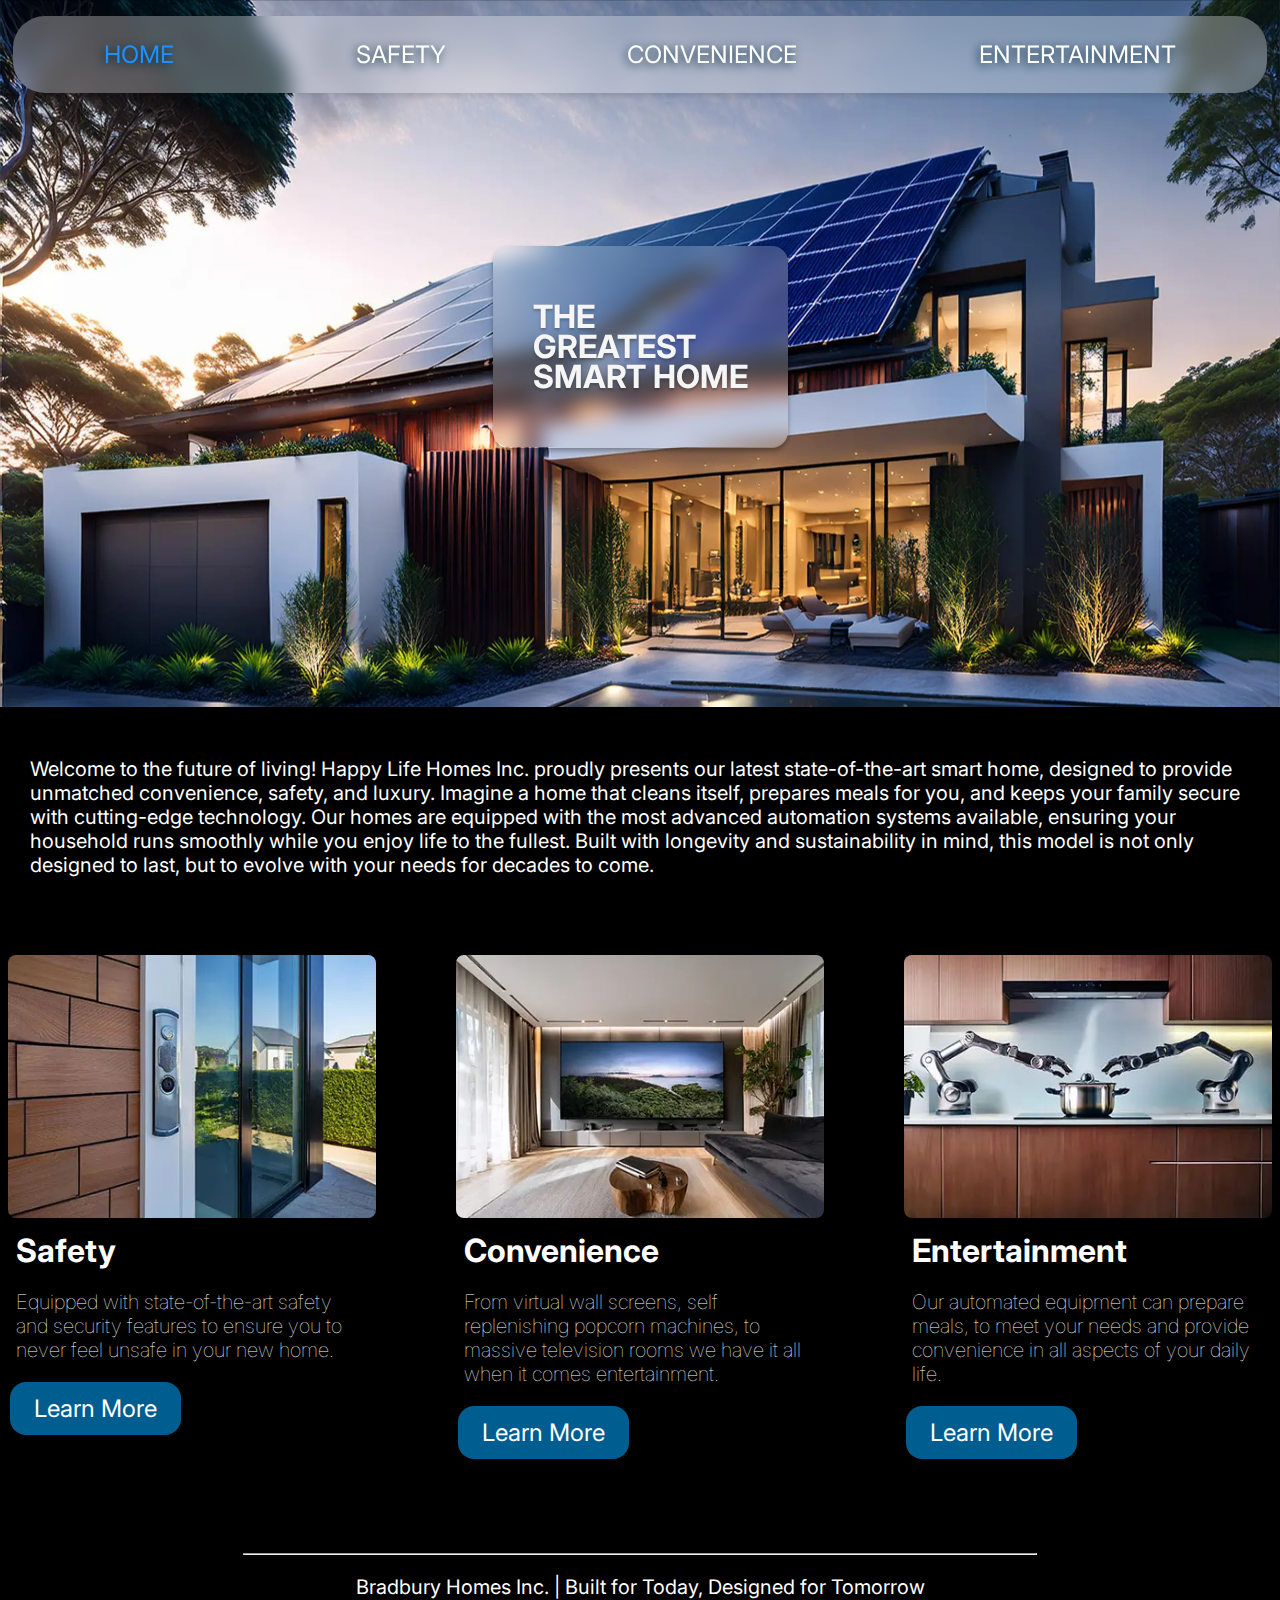
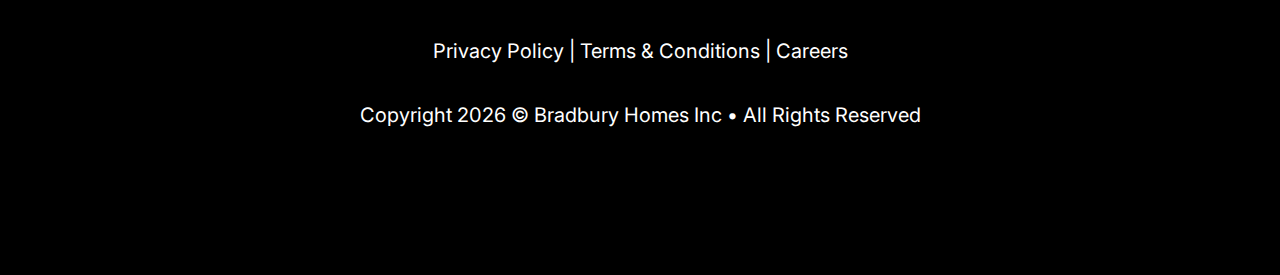
<file: index.html>
<!DOCTYPE html>
<html lang="en">

<head>
    <meta charset="UTF-8">
    <meta http-equiv="X-UA-Compatible" content="IE=edge">
    <meta name="viewport" content="width=device-width, initial-scale=1.0">
    <title>Happy Life Homes</title>
    <link rel="stylesheet" href="css/style.css">
    <link href="https://fonts.googleapis.com/css?family=Inter&display=swap" rel="stylesheet">
</head>

<body id="home">
    <header>
        <nav>
            <ul>
                <li><a class="active" href="/">Home</a></li>
                <li><a href="safety.html">Safety</a></li>
                <li><a href="convenience.html">Convenience</a></li>
                <li><a href="entertainment.html">Entertainment</a></li>
            </ul>
        </nav>
    </header>
    <figure id="hero" class="backdrop-blur">
        <article class="backdrop-blur">
            <h1>THE <br>
                GREATEST<br>
                SMART HOME</h1>
        </article>
    </figure>
    <main>
        <p class="description">Welcome to the future of living! Happy Life Homes Inc. proudly presents our latest
            state-of-the-art smart
            home, designed to provide unmatched convenience, safety, and luxury. Imagine a home that cleans itself,
            prepares meals for you, and keeps your family secure with cutting-edge technology. Our homes are equipped
            with the most advanced automation systems available, ensuring your household runs smoothly while you enjoy
            life to the fullest. Built with longevity and sustainability in mind, this model is not only designed to
            last, but to evolve with your needs for decades to come.</p>
        <div class="row thirds cards">
            <article>
                <img src="images/security.webp" alt="Placeeholder">
                <h2>Safety</h2>
                <p>Equipped with state-of-the-art safety and security features to ensure you to never feel unsafe in
                    your new home.</p>
                <a href="safety.html" class="button">Learn More</a>
            </article>
            <article>
                <img src="images/tv.webp" alt="Placeeholder">
                <h2>Convenience</h2>
                <p>From virtual wall screens, self replenishing popcorn machines, to massive television rooms we have it
                    all when it comes entertainment.</p>
                <a href="convenience.html" class="button">Learn More</a>
            </article>
            <article>
                <img src="images/stove-top.webp" alt="Placeeholder">
                <h2>Entertainment</h2>
                <p>Our automated equipment can prepare meals, to meet your needs and provide convenience in all aspects
                    of your daily life.</p>
                <a href="entertainment.html" class="button">Learn More</a>
            </article>
        </div>
    </main>
    <footer>
        <hr>
        <p>Bradbury Homes Inc. | Built for Today, Designed for Tomorrow</p>
        <p>Privacy Policy | Terms &amp; Conditions | Careers</p>
        <p>Copyright 2026 &copy; Bradbury Homes Inc • All Rights Reserved</p>
    </footer>
</body>

</html>
</file>
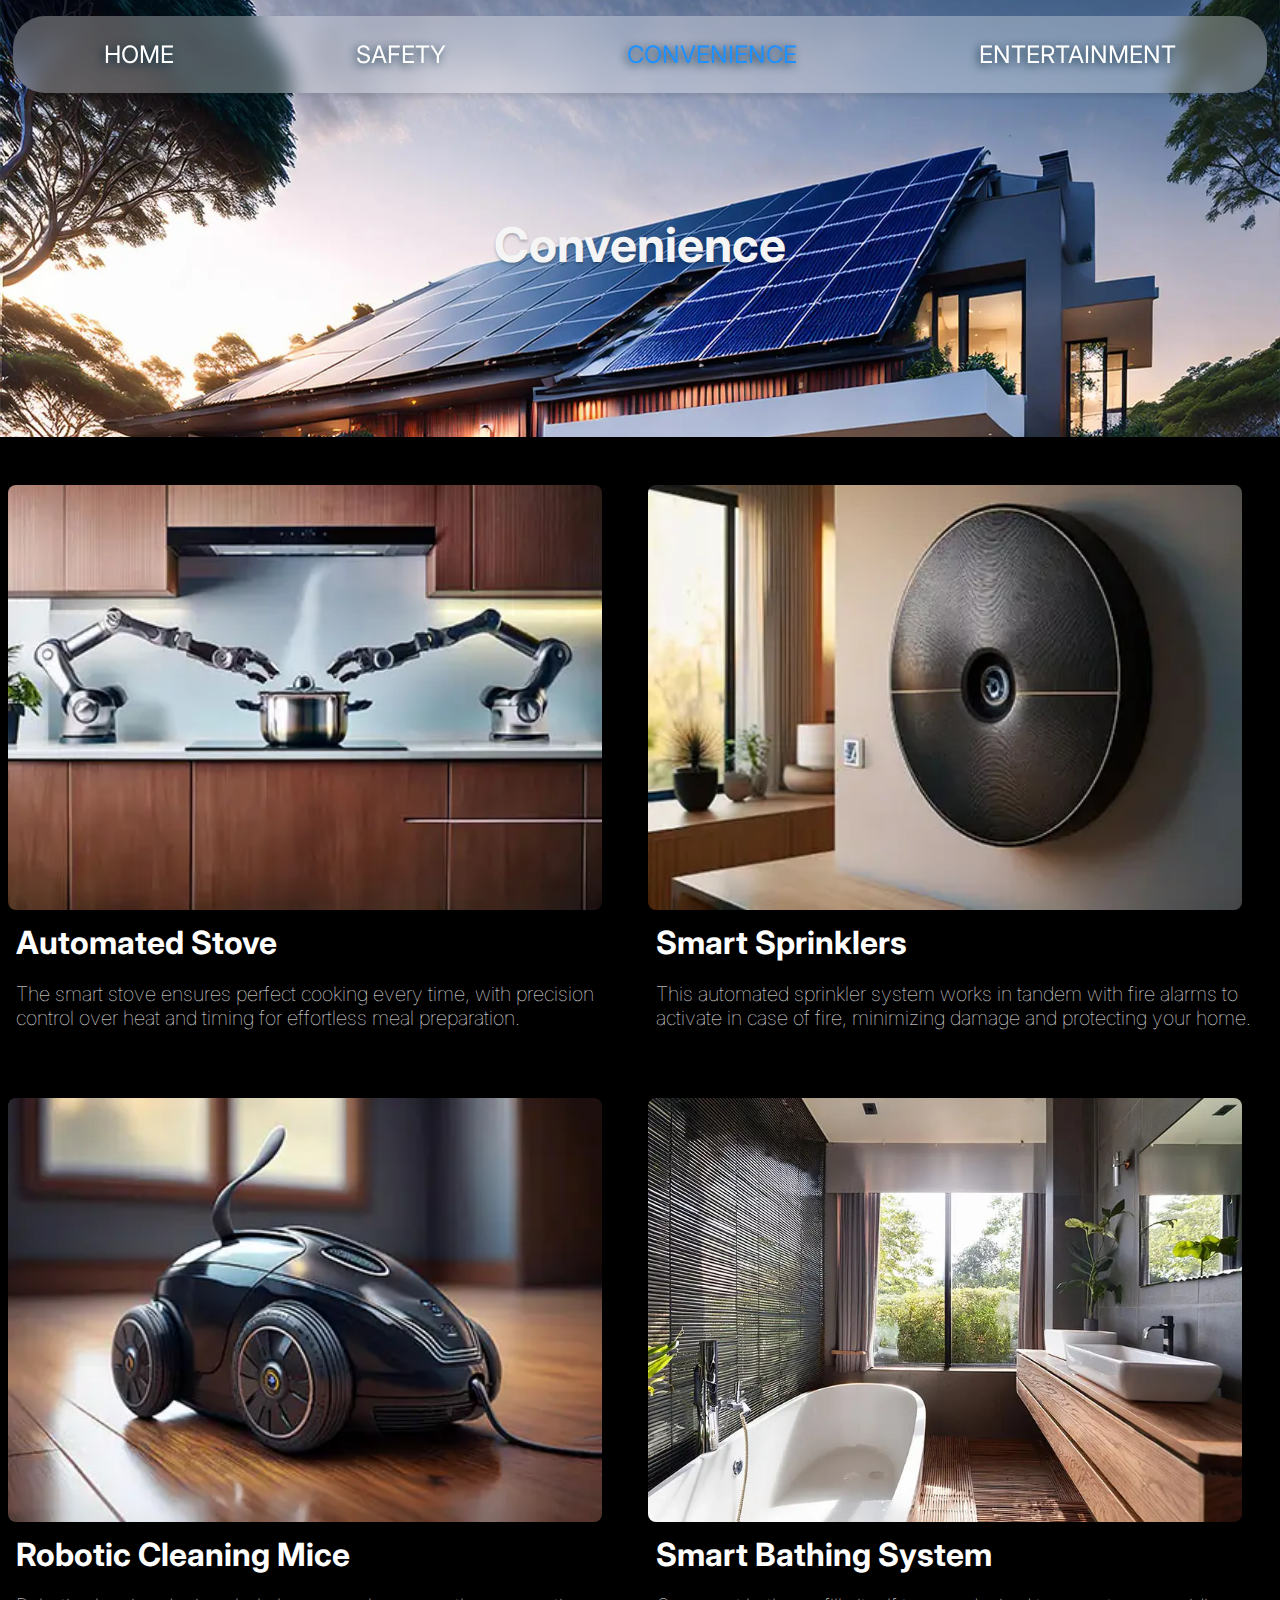
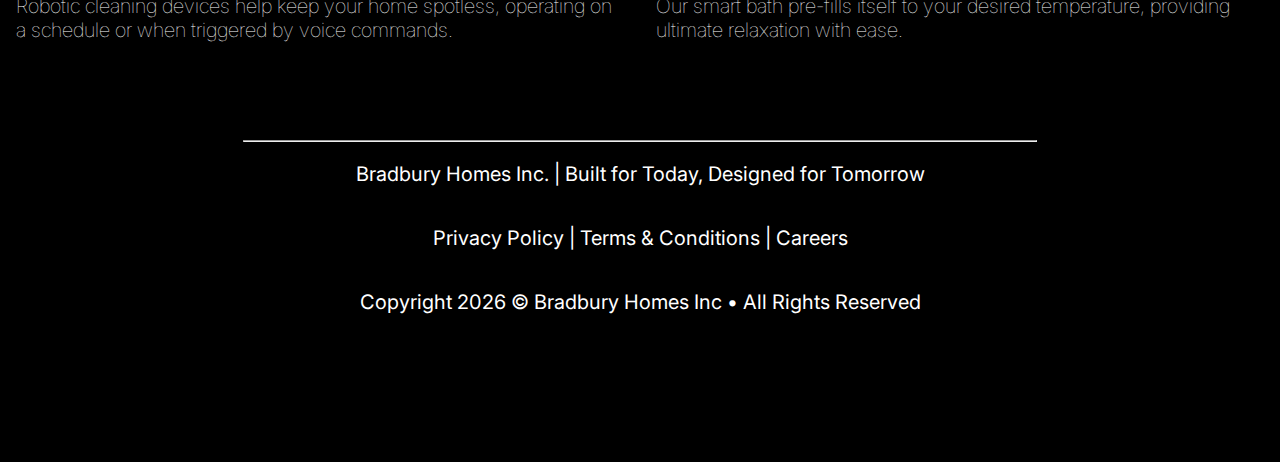
<file: convenience.html>
<!DOCTYPE html>
<html lang="en">

<head>
    <meta charset="UTF-8">
    <meta http-equiv="X-UA-Compatible" content="IE=edge">
    <meta name="viewport" content="width=device-width, initial-scale=1.0">
    <title>Convenience</title>
    <link rel="stylesheet" href="css/style.css">
    <link href="https://fonts.googleapis.com/css?family=Inter&display=swap" rel="stylesheet">
</head>

<body id="about">
    <header>
        <nav>
            <ul>
                <li><a href="/">Home</a></li>
                <li><a href="/safety.html">Safety</a></li>
                <li><a class="active" href="/convenience.html">Convenience</a></li>
                <li><a href="/entertainment.html">Entertainment</a></li>
            </ul>
        </nav>
    </header>
    <main>
        <section id="hero">
            <h1>Convenience</h1>
        </section>
        <div class="row split cards">
            <article>
                <img class="scaled-img" src="images/stove-top.webp" alt="Placeeholder">
                <h2>Automated Stove</h2>
                <p>The smart stove ensures perfect cooking every time, with precision control over heat and timing for
                    effortless meal preparation.</p>
            </article>
            <article>
                <img class="scaled-img" src="images/clock.webp" alt="Placeeholder">
                <h2>Smart Sprinklers</h2>
                <p>This automated sprinkler system works in tandem with fire alarms to activate in case of fire,
                    minimizing damage and protecting your home.</p>
            </article>
        </div>
        <div class="row split cards">
            <article>
                <img class="scaled-img" src="images/robotic-mouse.webp" alt="Placeeholder">
                <h2>Robotic Cleaning Mice</h2>
                <p>Robotic cleaning devices help keep your home spotless, operating on a schedule or when triggered by
                    voice commands.</p>
            </article>
            <article>
                <img class="scaled-img" src="images/bath.webp" alt="Placeeholder">
                <h2>Smart Bathing System</h2>
                <p>Our smart bath pre-fills itself to your desired temperature, providing ultimate relaxation with ease.
                </p>
            </article>
        </div>
    </main>
    <footer>
        <hr>
        <p>Bradbury Homes Inc. | Built for Today, Designed for Tomorrow</p>
        <p>Privacy Policy | Terms &amp; Conditions | Careers</p>
        <p>Copyright 2026 &copy; Bradbury Homes Inc • All Rights Reserved</p>
    </footer>
</body>

</html>
</file>
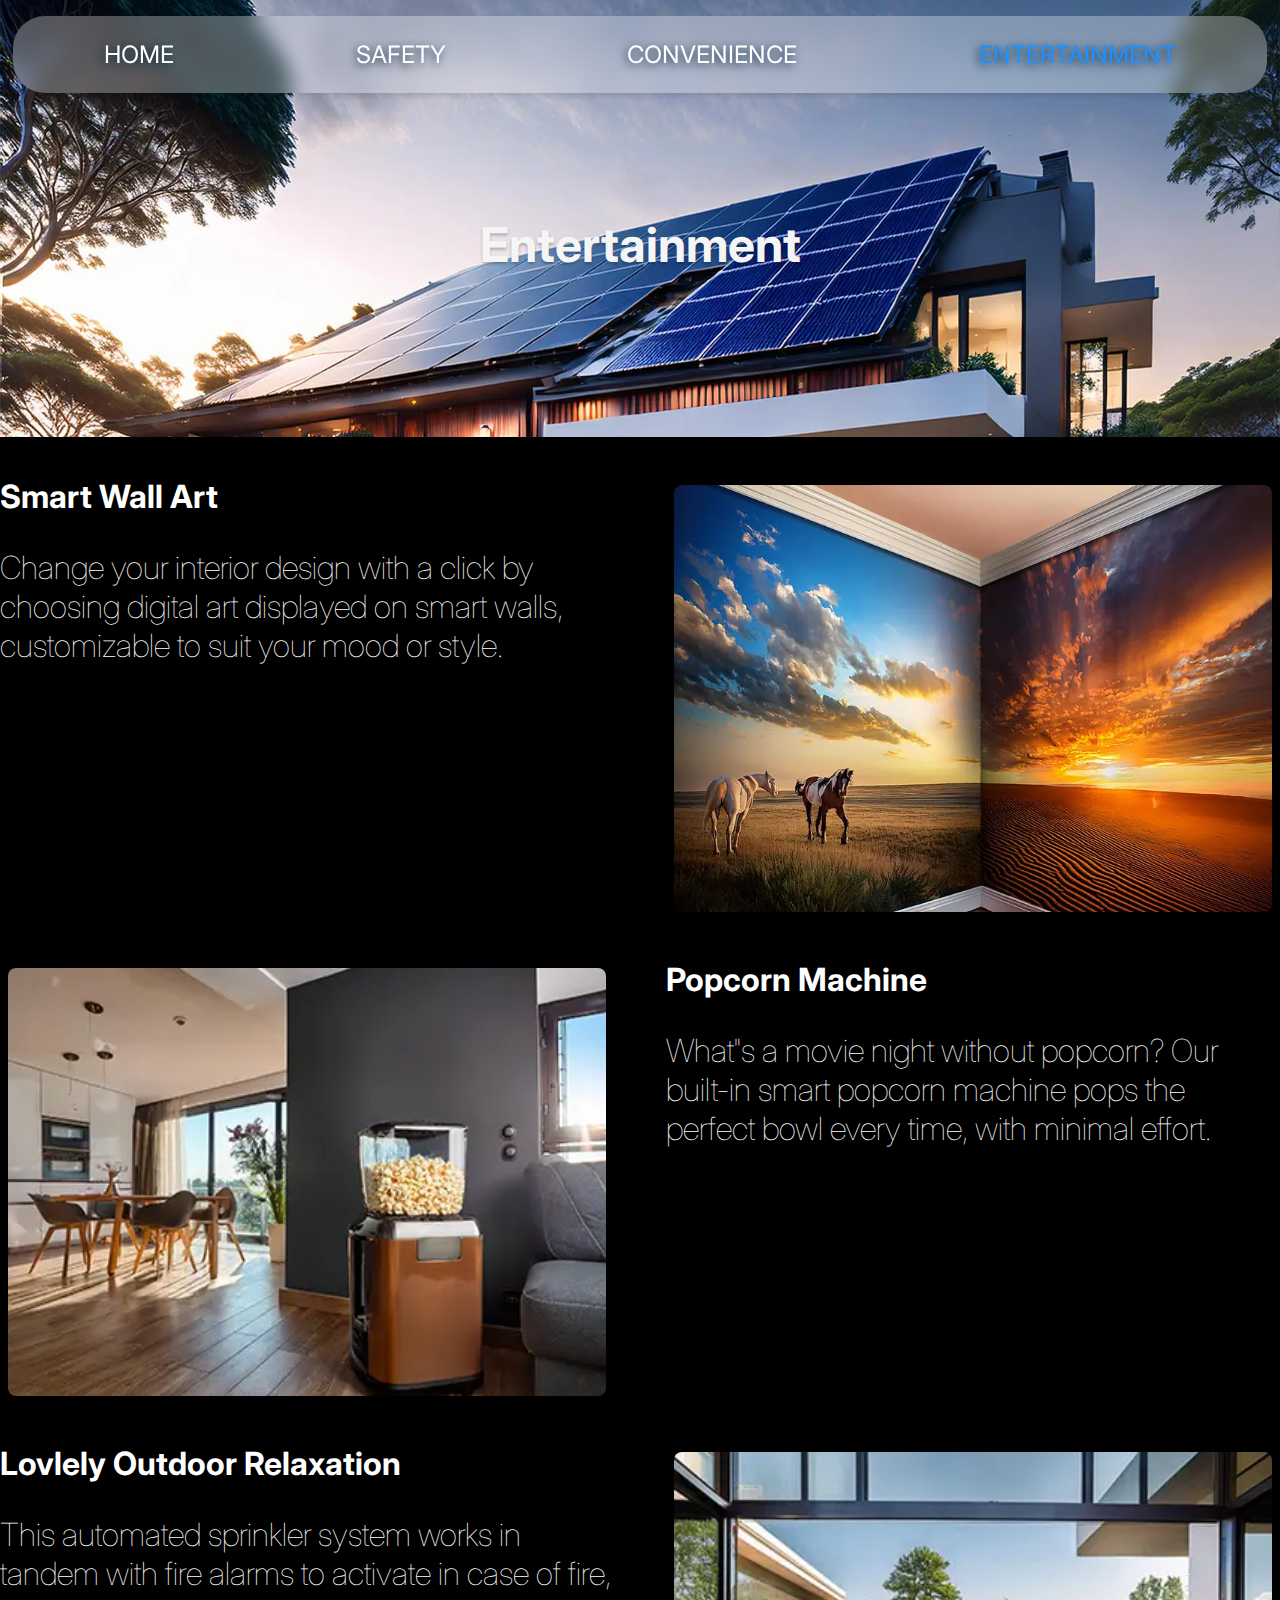
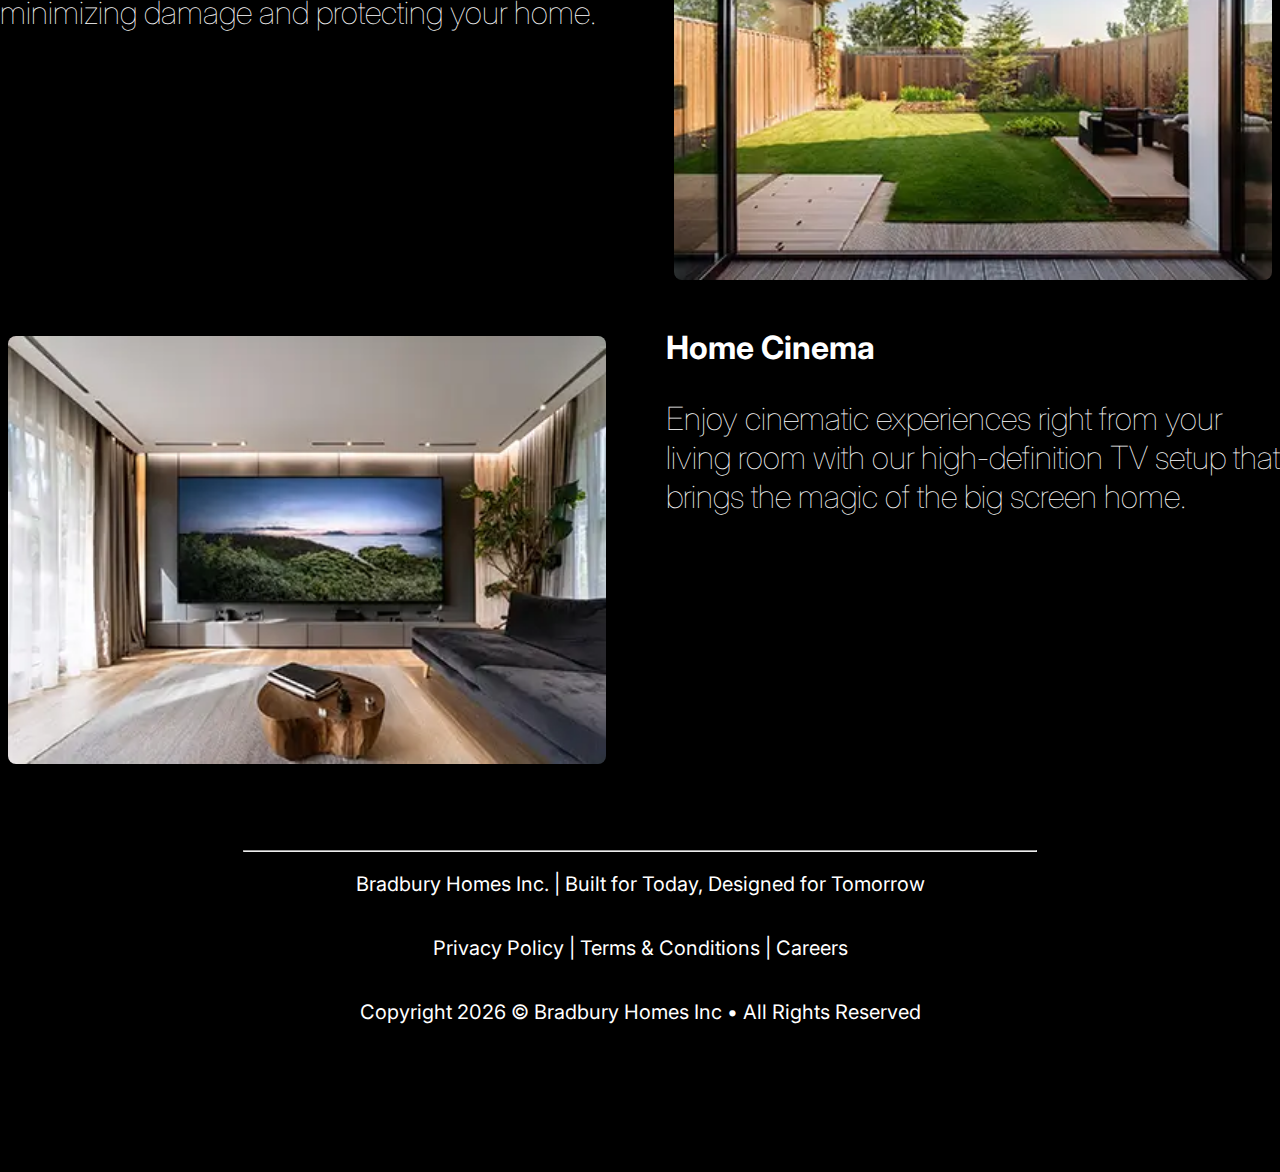
<file: entertainment.html>
<!DOCTYPE html>
<html lang="en">

<head>
    <meta charset="UTF-8">
    <meta http-equiv="X-UA-Compatible" content="IE=edge">
    <meta name="viewport" content="width=device-width, initial-scale=1.0">
    <title>Entertainment</title>
    <link rel="stylesheet" href="css/style.css">
    <link href="https://fonts.googleapis.com/css?family=Inter&display=swap" rel="stylesheet">
</head>

<body id="about">
    <header class="alt-header">
        <nav>
            <ul>
                <li><a href="/">Home</a></li>
                <li><a href="/safety.html">Safety</a></li>
                <li><a href="/convenience.html">Convenience</a></li>
                <li><a class="active" href="/entertainment.html">Entertainment</a></li>
            </ul>
        </nav>
    </header>
    <main>
        <section id="hero">
            <h1>Entertainment</h1>
        </section>
        <div class="row halves">
            <article>
                <h2>Smart Wall Art</h2>
                <p>Change your interior design with a click by choosing digital art displayed on smart walls,
                    customizable to suit your mood or style.</p>
            </article>
            <img class="scaled-img" src="images/nursery-wall.webp" alt="Time Travel Technology">
        </div>
        <div class="row halves">
            <img class="scaled-img" src="images/popcorn.webp" alt="About CSE">
            <article>
                <h2>Popcorn Machine</h2>
                <p>What"s a movie night without popcorn? Our built-in smart popcorn machine pops the perfect bowl every
                    time, with minimal effort.</p>
            </article>
        </div>
        <div class="row halves">
            <article>
                <h2>Lovlely Outdoor Relaxation</h2>
                <p>This automated sprinkler system works in tandem with fire alarms to activate in case of fire,
                    minimizing damage and protecting your home.</p>
            </article>
            <img class="scaled-img" src="images/backyard.webp" alt="Time Travel Technology">
        </div>
        <div class="row halves">
            <img class="scaled-img" src="images/tv.webp" alt="Time Travel History">
            <article>
                <h2>Home Cinema</h2>
                <p>Enjoy cinematic experiences right from your living room with our high-definition TV setup that brings
                    the magic of the big screen home.</p>
            </article>
        </div>
    </main>
    <footer>
        <hr>
        <p>Bradbury Homes Inc. | Built for Today, Designed for Tomorrow</p>
        <p>Privacy Policy | Terms &amp; Conditions | Careers</p>
        <p>Copyright 2026 &copy; Bradbury Homes Inc • All Rights Reserved</p>
    </footer>
</body>

</html>
</file>
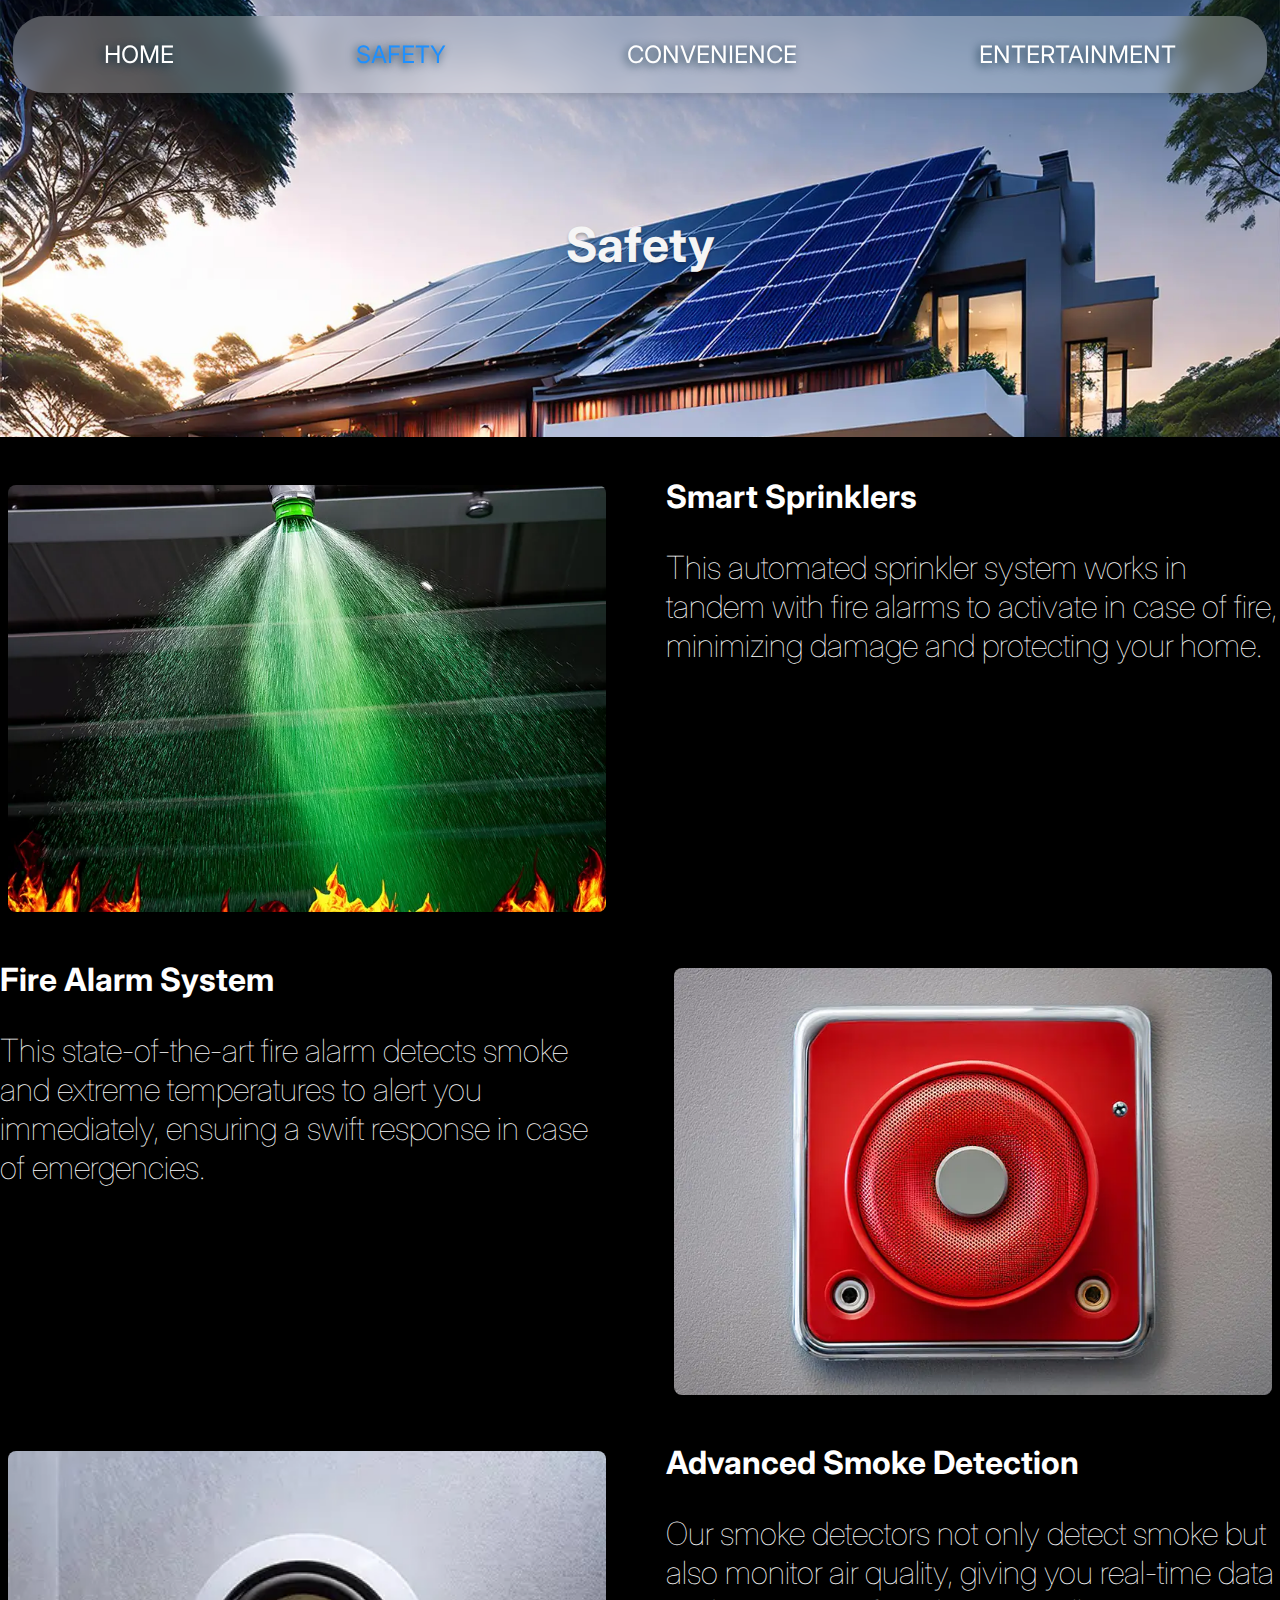
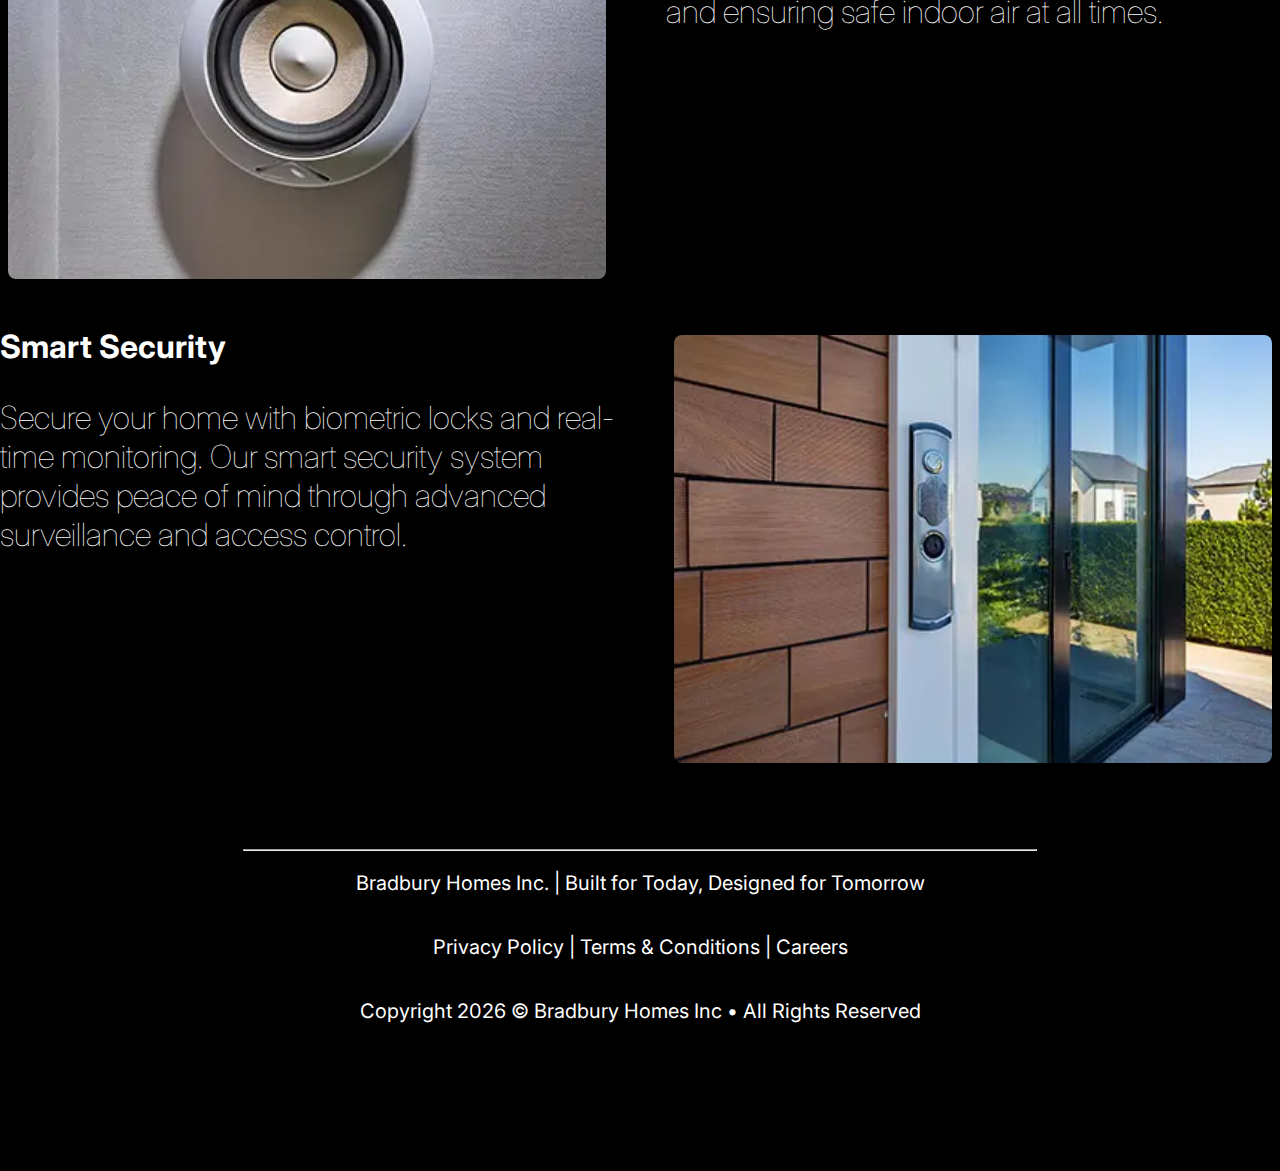
<file: safety.html>
<!DOCTYPE html>
<html lang="en">

<head>
    <meta charset="UTF-8">
    <meta http-equiv="X-UA-Compatible" content="IE=edge">
    <meta name="viewport" content="width=device-width, initial-scale=1.0">
    <title>Safety</title>
    <link rel="stylesheet" href="css/style.css">
    <link href="https://fonts.googleapis.com/css?family=Inter&display=swap" rel="stylesheet">
</head>

<body id="about">
    <header class="alt-header">
        <nav>
            <ul>
                <li><a href="/">Home</a></li>
                <li><a class="active" href="/safety.html">Safety</a></li>
                <li><a href="/convenience.html">Convenience</a></li>
                <li><a href="/entertainment.html">Entertainment</a></li>
            </ul>
        </nav>
    </header>
    <main>
        <section id="hero">
            <h1>Safety</h1>
        </section>
        <div class="row halves">
            <img class="scaled-img" src="images/sprinkler.webp" alt="About CSE">
            <article>
                <h2>Smart Sprinklers</h2>
                <p>This automated sprinkler system works in tandem with fire alarms to activate in case of fire,
                    minimizing damage and protecting your home.</p>
            </article>
        </div>
        <div class="row halves">
            <article>
                <h2>Fire Alarm System</h2>
                <p>This state-of-the-art fire alarm detects smoke and extreme temperatures to alert you immediately,
                    ensuring a swift response in case of emergencies.</p>
            </article>
            <img class="scaled-img" src="images/fire-alarm.webp" alt="Time Travel Technology">
        </div>
        <div class="row halves">
            <img class="scaled-img" src="images/smoke-detector.webp" alt="Time Travel History">
            <article>
                <h2>Advanced Smoke Detection</h2>
                <p>Our smoke detectors not only detect smoke but also monitor air quality, giving you real-time data and
                    ensuring safe indoor air at all times.</p>
            </article>
        </div>
        <div class="row halves">
            <article>
                <h2>Smart Security</h2>
                <p>Secure your home with biometric locks and real-time monitoring. Our smart security system provides
                    peace of mind through advanced surveillance and access control.</p>
            </article>
            <img class="scaled-img" src="images/security.webp" alt="Time Travel Technology">
        </div>
    </main>
    <footer>
        <hr>
        <p>Bradbury Homes Inc. | Built for Today, Designed for Tomorrow</p>
        <p>Privacy Policy | Terms &amp; Conditions | Careers</p>
        <p>Copyright 2026 &copy; Bradbury Homes Inc • All Rights Reserved</p>
    </footer>
</body>

</html>
</file>
<file: css/style.css>
@import url('https://fonts.googleapis.com/css2?family=Open+Sans&family=Zen+Antique+Soft&display=swap');

* {
    box-sizing: border-box;
}

body {
    margin: 0;
    background: black;
    font-family: 'Inter';
    font-size: 20px;
    color: white;
}

img {
    max-width: 100%;
    padding: 0.5rem;
    border-radius: 1rem;
}

h1,
h2,
h3,
h4,
h5,
h6 {
    margin-bottom: 0.5em;
    margin-top: 0;
    font-family: 'Inter';
    font-size: 2rem;
}


header {
    position: sticky;
    top: 1rem;
    z-index: 999;
    margin-left: 1vw;
    margin-right: 1vw;
    margin-top: -10vh;
    border-radius: 2rem;
    background-color: rgba(255, 255, 255, 0.3);
    backdrop-filter: blur(10px);
    box-shadow: 0 3px 5px rgba(0, 0, 0, 0.1);
}

header nav ul {
    display: flex;
    justify-content: space-around;
    margin: 0;
    padding: 0;
    border-radius: 1rem;
    background: transparent;
    font-family: 'Inter';
    list-style: none;
}

header nav ul li a {
    display: block;
    padding: 1em;
    border-radius: 5px;
    background: transparent;
    font-size: 24px;
    text-decoration: none;
    text-shadow: -2px 2px 10px #00263a;
    text-transform: uppercase;
    color: white;
}

header nav ul li a.active {
    color: dodgerblue;
}

header nav ul li a:hover {
    border-radius: 20px;
    background-color: #0071ff;
    text-decoration: none;
    text-shadow: -2px 2px 10px #00263a00;
    color: white;
    transition: all .1s;
}

#hero {
    display: flex;
    align-items: center;
    justify-content: space-around;
    height: 80vh;
    margin: 0;
    background-attachment: fixed;
    background-position: 0 67%;
    background-size: cover;
}


body:not(#home) #hero {
    height: 50vh;
}

body:not(#home) #hero h1 {
    font-size: 3rem;
}

#hero {
    background-image: url(../images/smart-home.webp);
}

#hero article {
    width: auto;
    height: auto;
    padding: 2em;
    border-radius: 1rem;
    background-color: rgba(255, 255, 255, 0.2);
    color: whitesmoke;
    box-shadow: 0 3px 5px rgba(0, 0, 0, 0.33);
    line-height: 1.5em;
}

#hero h1 {
    margin-top: 7%;
    text-shadow: 0 2px 3px rgba(0, 0, 0, 0.25);
    color: whitesmoke;
}

.description {
    max-width: 1280px;
    margin: 0 auto;
    padding: 30px;
    padding-top: 50px;
}

.button {
    display: inline-block;
    margin-left: 10px;
    padding: 0.5em 1em;
    border-radius: 0.33em;
    background-color: #005D8F;
    font-family: 'Inter';
    font-size: 1.5rem;
    text-decoration: none;
    color: white;
    transition: color ease 200ms, background ease 200ms;
    box-shadow: 0 3px 5px rgba(0, 0, 0, 0.33);
}

article p {
    font-weight: lighter;
}

.halves p {
    font-size: 32px;
}

.backdrop-blur {
    backdrop-filter: blur(10px);
}

.split article {
    width: 50%;
    padding: 0vh;
}

footer {
    display: flex;
    flex-direction: column;
    align-items: center;
    justify-content: center;
    min-height: 30vh;
    margin-top: 2em;
    padding: 1rem 0;
    text-align: center;
}

footer hr {
    width: 62%;
    margin: 0 auto;
}

.row {
    display: flex;
    flex-direction: row;
    flex-wrap: wrap;
    justify-content: space-between;
    max-width: 1280px;
    margin: 0 auto;
    margin-top: 2em;
}

.row.full {
    width: 100vw;
}

.thirds article {
    width: 30%;
}

.halves article {
    width: 48%;
}

.cards article,
.card {
    border-radius: 1rem;
    box-shadow: 0 3px 5px rgba(0, 0, 0, 0.33);
}

.cards article img,
.card img {
    border: none;
    border-radius: 1rem;
}

.cards article h2,
.cards article h3,
.cards article p,
.card h2,
.card h3,
.card p {
    padding: 0 1rem;
}

.cards article a,
.card a {
    margin-bottom: 1rem;
    margin-right: 0rem;
    float: left;
}

.cards .button,
.card .button {
    border-radius: 1rem;
}

.scaled-img {
    width: 610px;
    height: auto;
    object-fit: cover;
}

.row.halves>img {
    width: 48%;
}
</file>
